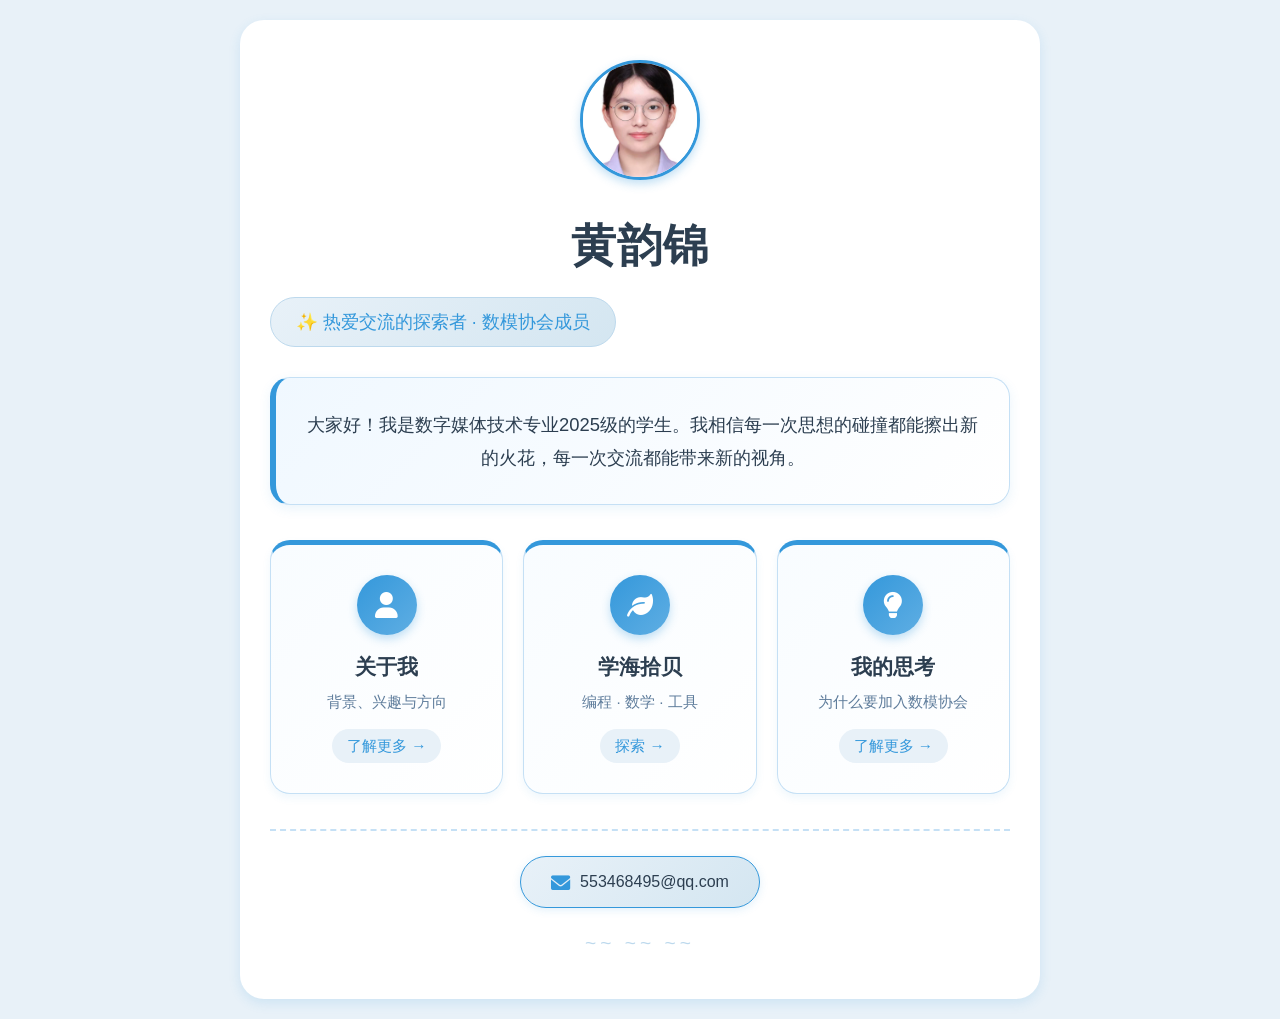
<file: index.html>
<!DOCTYPE html>
<html lang="zh-CN">
<head>
    <meta charset="UTF-8">
    <meta name="viewport" content="width=device-width, initial-scale=1.0">
    <title>主页 | 黄韵锦</title>
    <style>
        * { margin: 0; padding: 0; box-sizing: border-box; }
        body {
            font-family: -apple-system, BlinkMacSystemFont, 'Segoe UI', Roboto, sans-serif;
            line-height: 1.6;
            color: #2c3e50;
            background-color: #e8f1f8;  /* 更柔和的浅蓝色背景 */
            padding: 20px;
            min-height: 100vh;
        }
        .container {
            max-width: 800px;
            margin: 0 auto;
            background-color: #ffffff;  /* 卡片保持白色，更有层次感 */
            padding: 40px 30px;
            border-radius: 24px;
            box-shadow: 0 4px 12px rgba(52, 152, 219, 0.15);
        }
        
        /* 头像区域 */
        .avatar-wrapper { text-align: center; margin-bottom: 30px; }
        .avatar {
            width: 120px; height: 120px; margin: 0 auto;
            border-radius: 50%; overflow: hidden;
            border: 3px solid #3498db;
            box-shadow: 0 4px 10px rgba(52, 152, 219, 0.3);
        }
        .avatar-img { width: 100%; height: 100%; object-fit: cover; }
        
        /* 标题区域 */
        .title-wrapper { text-align: center; margin-bottom: 15px; }
        h1 { 
            font-size: 2.8rem; 
            color: #2c3e50; 
            margin-bottom: 5px; 
            font-weight: 600;
            letter-spacing: 1px;
        }
        .subtitle { 
            text-align: center; 
            color: #3498db; 
            font-size: 1.1rem; 
            margin-bottom: 30px;
            background: linear-gradient(135deg, #e8f1f8 0%, #d4e6f1 100%);
            padding: 10px 25px;
            border-radius: 40px;
            display: inline-block;
            margin-left: auto;
            margin-right: auto;
            font-weight: 500;
            border: 1px solid #bdd9ed;
        }
        
        /* 简介卡片 - 浅蓝色调 */
        .intro-card {
            background: linear-gradient(135deg, #f0f8ff 0%, #ffffff 100%);
            padding: 30px;
            margin-bottom: 35px;
            border: 1px solid #c5e0f5;
            border-radius: 20px;
            border-left: 6px solid #3498db;
            box-shadow: 0 4px 12px rgba(52, 152, 219, 0.1);
        }
        .intro-text { 
            color: #2c3e50; 
            text-align: center; 
            font-size: 1.15rem;
            line-height: 1.8;
            font-weight: 400;
        }
        
        /* 导航卡片 - 浅蓝色调 */
        .nav-cards { 
            display: grid; 
            grid-template-columns: repeat(3, 1fr); 
            gap: 20px; 
            margin-bottom: 35px; 
        }
        .nav-card {
            background: linear-gradient(135deg, #f8fcff 0%, #ffffff 100%);
            padding: 30px 20px;
            text-align: center;
            border: 1px solid #c5e0f5;
            border-radius: 20px;
            border-top: 5px solid #3498db;
            box-shadow: 0 4px 8px rgba(52, 152, 219, 0.08);
            transition: all 0.2s ease;
        }
        .nav-card:hover {
            box-shadow: 0 8px 16px rgba(52, 152, 219, 0.15);
            border-color: #3498db;
            background: linear-gradient(135deg, #ffffff 0%, #f0f8ff 100%);
        }
        
        .card-icon {
            width: 60px; height: 60px; margin: 0 auto 15px;
            background: linear-gradient(135deg, #3498db, #5faee3);
            border-radius: 50%;
            display: flex; align-items: center; justify-content: center;
            box-shadow: 0 4px 10px rgba(52, 152, 219, 0.3);
        }
        .card-icon i { font-size: 26px; color: white; }
        .nav-card h3 { 
            font-size: 1.3rem; 
            margin-bottom: 8px; 
            color: #2c3e50;
            font-weight: 600;
        }
        .nav-card p { 
            font-size: 0.95rem; 
            color: #5f7d9c; 
            margin-bottom: 15px; 
            line-height: 1.5;
        }
        .card-link { 
            color: #3498db; 
            font-size: 0.95rem; 
            font-weight: 500;
            display: inline-block;
            padding: 5px 15px;
            background-color: #e8f1f8;
            border-radius: 30px;
            transition: all 0.2s ease;
        }
        .nav-card:hover .card-link {
            background-color: #3498db;
            color: white;
        }
        
        /* 联系方式 - 浅蓝色调 */
        .contact-info { 
            text-align: center; 
            margin-top: 35px; 
            padding-top: 25px; 
            border-top: 2px dashed #c5e0f5;
        }
        .email-display {
            display: inline-flex; align-items: center; gap: 10px;
            color: #2c3e50; font-size: 1rem;
            padding: 12px 30px; 
            background: linear-gradient(135deg, #e8f1f8 0%, #d4e6f1 100%);
            border: 1px solid #3498db;
            border-radius: 50px;
            box-shadow: 0 2px 8px rgba(52, 152, 219, 0.15);
        }
        .email-display i { color: #3498db; font-size: 1.2rem; }
        
        /* 装饰性波浪 - 极简点缀 */
        .wave-decoration {
            text-align: center;
            margin-top: 20px;
            color: #bdd9ed;
            font-size: 1.2rem;
            letter-spacing: 4px;
        }
        
        @media (max-width: 600px) {
            .nav-cards { grid-template-columns: 1fr; }
            h1 { font-size: 2.2rem; }
            .container { padding: 25px 20px; }
            .subtitle { font-size: 1rem; padding: 8px 20px; }
        }
    </style>
    <link rel="stylesheet" href="https://cdnjs.cloudflare.com/ajax/libs/font-awesome/6.0.0/css/all.min.css">
</head>
<body>
    <div class="container">
        <!-- 头像区域 -->
        <div class="avatar-wrapper">
            <div class="avatar">
                <img src="images/avatar.jpg" alt="头像" class="avatar-img" onerror="this.style.display='none'; this.parentElement.innerHTML='<div style=display:flex;align-items:center;justify-content:center;width:100%;height:100%;background:#3498db;color:white;font-size:48px>黄</div>'">
            </div>
        </div>
        
        <!-- 标题 -->
        <div class="title-wrapper">
            <h1>黄韵锦</h1>
        </div>
        <p class="subtitle">✨ 热爱交流的探索者 · 数模协会成员</p>
        
        <!-- 简介卡片 -->
        <div class="intro-card">
            <p class="intro-text">大家好！我是数字媒体技术专业2025级的学生。我相信每一次思想的碰撞都能擦出新的火花，每一次交流都能带来新的视角。</p>
        </div>
        
        <!-- 导航卡片 -->
        <div class="nav-cards">
            <div class="nav-card" onclick="location.href='about.html'">
                <div class="card-icon"><i class="fas fa-user"></i></div>
                <h3>关于我</h3>
                <p>背景、兴趣与方向</p>
                <span class="card-link">了解更多 →</span>
            </div>
            <div class="nav-card" onclick="location.href='skills.html'">
                <div class="card-icon"><i class="fas fa-leaf"></i></div>
                <h3>学海拾贝</h3>
                <p>编程 · 数学 · 工具</p>
                <span class="card-link">探索 →</span>
            </div>
            <div class="nav-card" onclick="location.href='thinking.html'">
                <div class="card-icon"><i class="fas fa-lightbulb"></i></div>
                <h3>我的思考</h3>
                <p>为什么要加入数模协会</p>
                <span class="card-link">了解更多 →</span>
            </div>
        </div>
        
        <!-- 联系方式 -->
        <div class="contact-info">
            <div class="email-display">
                <i class="fas fa-envelope"></i>
                <span>553468495@qq.com</span>
            </div>
        </div>
        
        <!-- 极简装饰 -->
        <div class="wave-decoration">~~ ~~ ~~</div>
    </div>
</body>
</html>
</file>
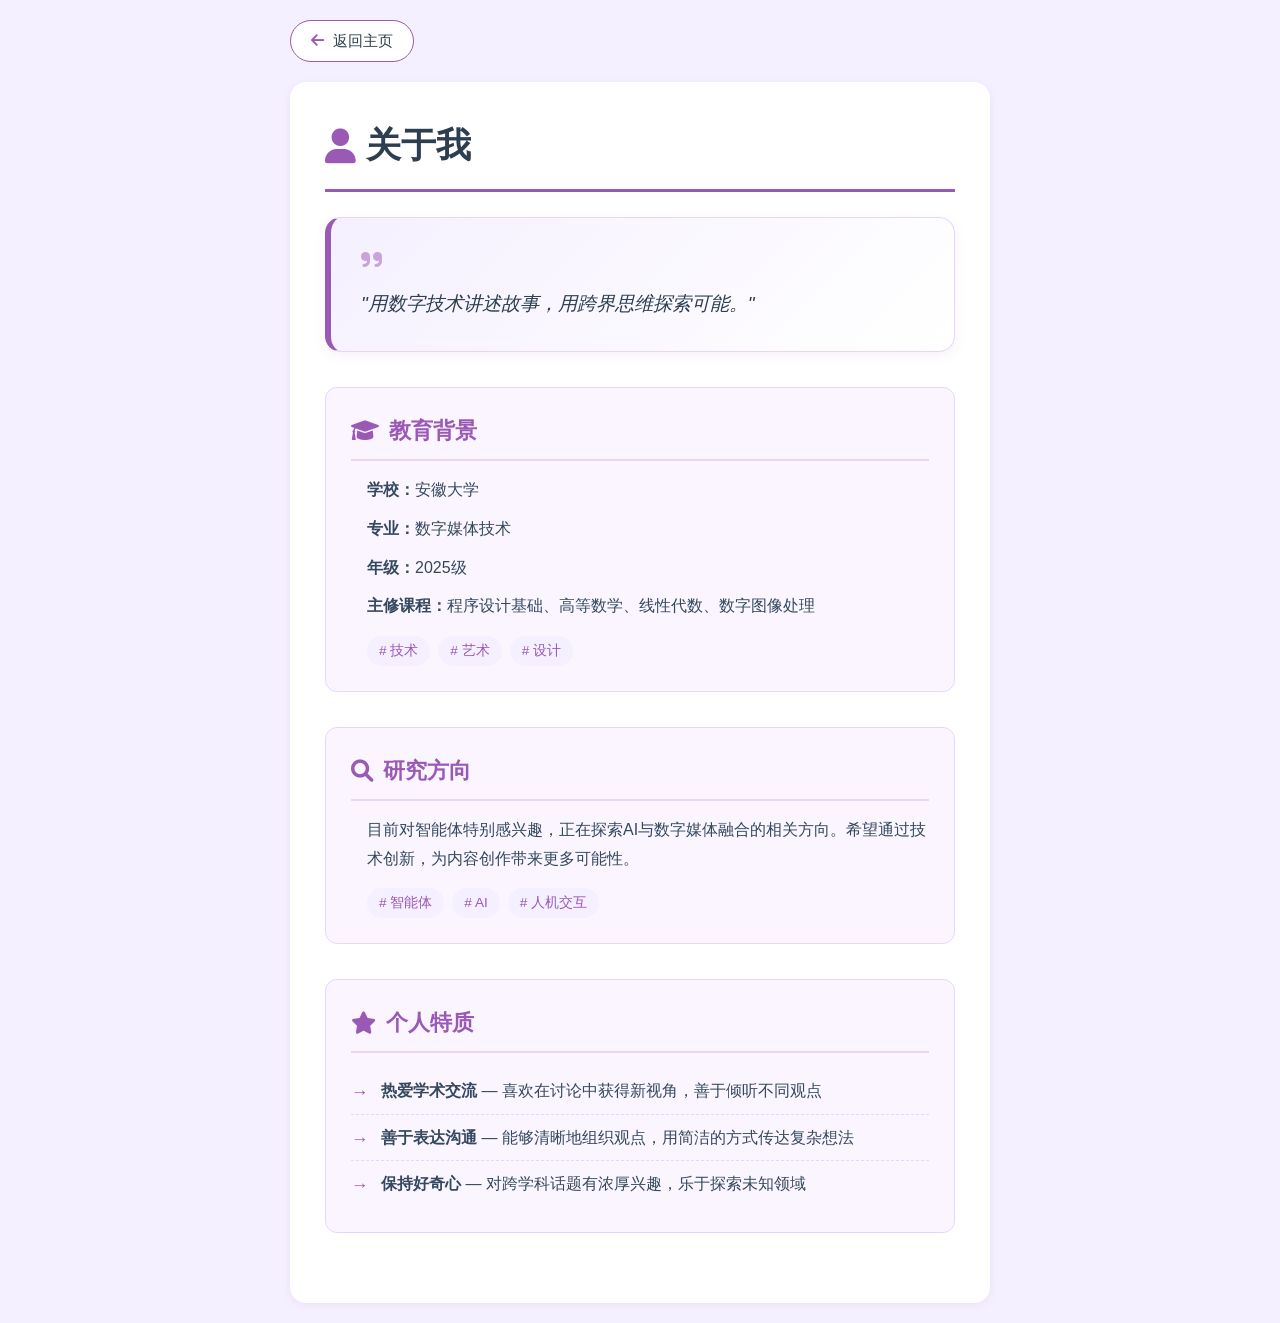
<file: about.html>
<!DOCTYPE html>
<html lang="zh-CN">
<head>
    <meta charset="UTF-8">
    <meta name="viewport" content="width=device-width, initial-scale=1.0">
    <title>关于我 | 黄韵锦</title>
    <style>
        * { margin: 0; padding: 0; box-sizing: border-box; }
        body {
            font-family: -apple-system, BlinkMacSystemFont, 'Segoe UI', Roboto, sans-serif;
            line-height: 1.6;
            color: #2c3e50;
            background-color: #f5f0ff;  /* 浅紫色背景 */
            padding: 20px;
        }
        .container { max-width: 700px; margin: 0 auto; }
        .back-button {
            display: inline-block; margin-bottom: 20px;
            padding: 8px 20px; background-color: #ffffff;
            border: 1px solid #9b59b6; border-radius: 30px;
            text-decoration: none; color: #2c3e50;
            font-size: 0.95rem;
        }
        .back-button i { color: #9b59b6; margin-right: 5px; }
        .content-card {
            background-color: #ffffff;
            padding: 35px;
            border-radius: 16px;
            box-shadow: 0 2px 8px rgba(155, 89, 182, 0.1);
        }
        h1 { 
            font-size: 2.2rem; 
            color: #2c3e50; 
            margin-bottom: 25px; 
            padding-bottom: 15px; 
            border-bottom: 3px solid #9b59b6;
            display: flex;
            align-items: center;
            gap: 10px;
        }
        h1 i { color: #9b59b6; }
        
        /* 引言卡片 - 紫色 */
        .quote-card {
            background: linear-gradient(135deg, #f5f0ff 0%, #ffffff 100%);
            padding: 30px;
            margin-bottom: 35px;
            border: 1px solid #e8d5ff;
            border-radius: 16px;
            border-left: 6px solid #9b59b6;
            box-shadow: 0 4px 12px rgba(155, 89, 182, 0.08);
        }
        .quote-card i { 
            color: #9b59b6; 
            font-size: 1.5rem;
            margin-bottom: 15px; 
            display: block; 
            opacity: 0.5;
        }
        .quote-card p { 
            font-style: italic; 
            color: #2c3e50; 
            font-size: 1.2rem;
            line-height: 1.8;
            font-weight: 400;
        }
        
        /* 章节样式 - 紫色 */
        .section { 
            margin-bottom: 35px; 
            background-color: #faf5ff;
            padding: 25px;
            border-radius: 12px;
            border: 1px solid #e8d5ff;
        }
        .section h2 { 
            font-size: 1.4rem; 
            margin-bottom: 15px; 
            color: #9b59b6;
            display: flex;
            align-items: center;
            gap: 10px;
            border-bottom: 2px solid #e8d5ff;
            padding-bottom: 10px;
        }
        .section h2 i { color: #9b59b6; }
        .section p { 
            color: #34495e; 
            margin-bottom: 10px; 
            line-height: 1.8;
            font-size: 1rem;
            padding-left: 16px;
        }
        
        /* 列表样式 - 紫色 */
        .styled-list { list-style: none; }
        .styled-list li { 
            padding: 10px 0 10px 30px; 
            position: relative; 
            color: #34495e;
            border-bottom: 1px dashed #e8d5ff;
        }
        .styled-list li:last-child { border-bottom: none; }
        .styled-list li::before { 
            content: "→"; 
            position: absolute; 
            left: 0; 
            color: #9b59b6; 
            font-weight: bold;
            font-size: 1.1rem;
        }
        
        /* 标签样式 - 紫色 */
        .interest-tags {
            display: flex;
            flex-wrap: wrap;
            gap: 8px;
            margin-top: 15px;
            padding-left: 16px;
        }
        .interest-tag {
            background-color: #f5f0ff;
            color: #9b59b6;
            padding: 4px 12px;
            border-radius: 20px;
            font-size: 0.85rem;
            border: none;
        }
        
        @media (max-width: 600px) {
            h1 { font-size: 1.8rem; }
            .content-card { padding: 20px; }
            .section { padding: 20px; }
        }
    </style>
    <link rel="stylesheet" href="https://cdnjs.cloudflare.com/ajax/libs/font-awesome/6.0.0/css/all.min.css">
</head>
<body>
    <div class="container">
        <a href="index.html" class="back-button"><i class="fas fa-arrow-left"></i> 返回主页</a>
        <div class="content-card">
            <h1><i class="fas fa-user"></i> 关于我</h1>
            
            <!-- 引言卡片 -->
            <div class="quote-card">
                <i class="fas fa-quote-right"></i>
                <p>"用数字技术讲述故事，用跨界思维探索可能。"</p>
            </div>

            <!-- 教育背景 -->
            <div class="section">
                <h2><i class="fas fa-graduation-cap"></i> 教育背景</h2>
                <p><strong>学校：</strong>安徽大学</p>
                <p><strong>专业：</strong>数字媒体技术</p>
                <p><strong>年级：</strong>2025级</p>
                <p><strong>主修课程：</strong>程序设计基础、高等数学、线性代数、数字图像处理</p>
                <div class="interest-tags">
                    <span class="interest-tag"># 技术</span>
                    <span class="interest-tag"># 艺术</span>
                    <span class="interest-tag"># 设计</span>
                </div>
            </div>

            <!-- 研究方向 -->
            <div class="section">
                <h2><i class="fas fa-search"></i> 研究方向</h2>
                <p>目前对智能体特别感兴趣，正在探索AI与数字媒体融合的相关方向。希望通过技术创新，为内容创作带来更多可能性。</p>
                <div class="interest-tags">
                    <span class="interest-tag"># 智能体</span>
                    <span class="interest-tag"># AI</span>
                    <span class="interest-tag"># 人机交互</span>
                </div>
            </div>

            <!-- 个人特质 -->
            <div class="section">
                <h2><i class="fas fa-star"></i> 个人特质</h2>
                <ul class="styled-list">
                    <li><strong>热爱学术交流</strong> — 喜欢在讨论中获得新视角，善于倾听不同观点</li>
                    <li><strong>善于表达沟通</strong> — 能够清晰地组织观点，用简洁的方式传达复杂想法</li>
                    <li><strong>保持好奇心</strong> — 对跨学科话题有浓厚兴趣，乐于探索未知领域</li>
                </ul>
            </div>
        </div>
    </div>
</body>
</html>
</file>
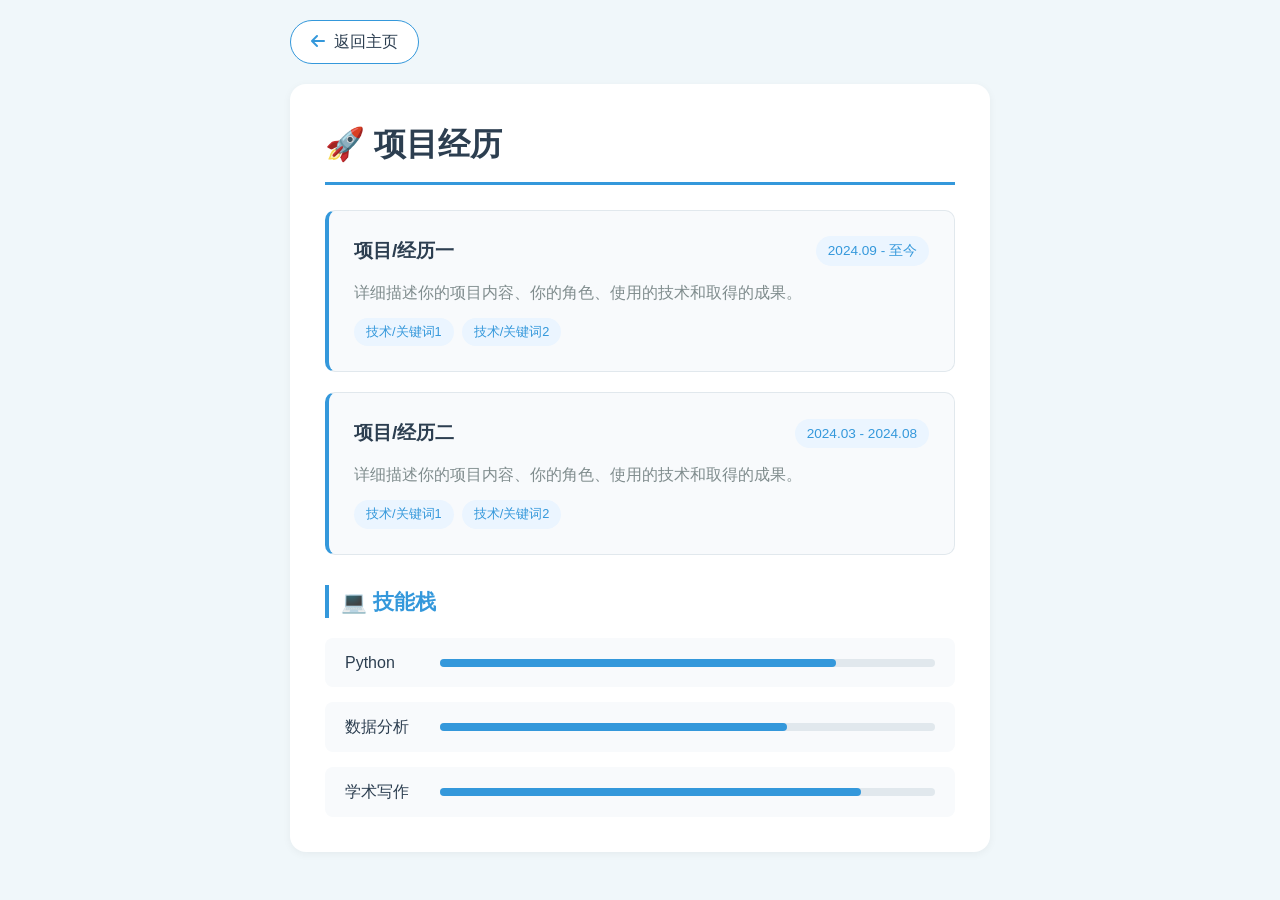
<file: projects.html>
<!DOCTYPE html>
<html lang="zh-CN">
<head>
    <meta charset="UTF-8">
    <meta name="viewport" content="width=device-width, initial-scale=1.0">
    <title>项目经历 | 黄韵锦</title>
    <style>
        * { margin: 0; padding: 0; box-sizing: border-box; }
        body {
            font-family: -apple-system, BlinkMacSystemFont, 'Segoe UI', Roboto, sans-serif;
            line-height: 1.6;
            color: #2c3e50;
            background-color: #f0f7fa;
            padding: 20px;
        }
        .container { max-width: 700px; margin: 0 auto; }
        .back-button {
            display: inline-block; margin-bottom: 20px;
            padding: 8px 20px; background-color: #ffffff;
            border: 1px solid #3498db; border-radius: 30px;
            text-decoration: none; color: #2c3e50;
        }
        .back-button i { color: #3498db; margin-right: 5px; }
        .content-card {
            background-color: #ffffff;
            padding: 35px;
            border-radius: 16px;
            box-shadow: 0 2px 8px rgba(0,0,0,0.05);
        }
        h1 { 
            font-size: 2rem; 
            color: #2c3e50; 
            margin-bottom: 25px; 
            padding-bottom: 12px; 
            border-bottom: 3px solid #3498db;
        }
        .project-list { display: flex; flex-direction: column; gap: 20px; margin-bottom: 30px; }
        .project-item { 
            background-color: #f8fafc; 
            padding: 25px; 
            border: 1px solid #e1e8ed;
            border-radius: 10px;
            border-left: 4px solid #3498db;
        }
        .project-header { 
            display: flex; 
            justify-content: space-between; 
            margin-bottom: 12px; 
            flex-wrap: wrap;
            align-items: center;
        }
        .project-header h3 { font-size: 1.2rem; color: #2c3e50; }
        .project-date { 
            color: #3498db; 
            font-size: 0.85rem; 
            background-color: #ebf5ff; 
            padding: 4px 12px; 
            border-radius: 20px;
        }
        .project-description { color: #7f8c8d; margin-bottom: 12px; line-height: 1.7; }
        .tags { display: flex; flex-wrap: wrap; gap: 8px; }
        .tag { 
            background-color: #ebf5ff; 
            color: #3498db; 
            padding: 4px 12px; 
            border: none;
            border-radius: 20px; 
            font-size: 0.8rem; 
        }
        .section { margin-top: 30px; }
        .section h2 { 
            font-size: 1.3rem; 
            margin-bottom: 20px; 
            color: #3498db;
            border-left: 4px solid #3498db; 
            padding-left: 12px; 
        }
        .skills-grid { display: flex; flex-direction: column; gap: 15px; }
        .skill-item { 
            display: flex; 
            align-items: center; 
            gap: 15px;
            background-color: #f8fafc;
            padding: 12px 20px;
            border-radius: 8px;
        }
        .skill-item span:first-child { 
            width: 80px; 
            color: #2c3e50; 
            font-weight: 500;
        }
        .progress-bar { 
            flex: 1; 
            height: 8px; 
            background-color: #e1e8ed; 
            border-radius: 4px;
        }
        .progress { 
            height: 100%; 
            background-color: #3498db; 
            border-radius: 4px;
        }
        @media (max-width: 600px) {
            .project-header { flex-direction: column; align-items: flex-start; gap: 8px; }
            .skill-item { flex-direction: column; align-items: flex-start; }
            .progress-bar { width: 100%; }
        }
    </style>
    <link rel="stylesheet" href="https://cdnjs.cloudflare.com/ajax/libs/font-awesome/6.0.0/css/all.min.css">
</head>
<body>
    <div class="container">
        <a href="index.html" class="back-button"><i class="fas fa-arrow-left"></i> 返回主页</a>
        <div class="content-card">
            <h1>🚀 项目经历</h1>
            
            <div class="project-list">
                <div class="project-item">
                    <div class="project-header">
                        <h3>项目/经历一</h3>
                        <span class="project-date">2024.09 - 至今</span>
                    </div>
                    <p class="project-description">详细描述你的项目内容、你的角色、使用的技术和取得的成果。</p>
                    <div class="tags">
                        <span class="tag">技术/关键词1</span>
                        <span class="tag">技术/关键词2</span>
                    </div>
                </div>

                <div class="project-item">
                    <div class="project-header">
                        <h3>项目/经历二</h3>
                        <span class="project-date">2024.03 - 2024.08</span>
                    </div>
                    <p class="project-description">详细描述你的项目内容、你的角色、使用的技术和取得的成果。</p>
                    <div class="tags">
                        <span class="tag">技术/关键词1</span>
                        <span class="tag">技术/关键词2</span>
                    </div>
                </div>
            </div>

            <div class="section">
                <h2>💻 技能栈</h2>
                <div class="skills-grid">
                    <div class="skill-item"><span>Python</span><div class="progress-bar"><div class="progress" style="width:80%"></div></div></div>
                    <div class="skill-item"><span>数据分析</span><div class="progress-bar"><div class="progress" style="width:70%"></div></div></div>
                    <div class="skill-item"><span>学术写作</span><div class="progress-bar"><div class="progress" style="width:85%"></div></div></div>
                </div>
            </div>
        </div>
    </div>
</body>
</html>
</file>
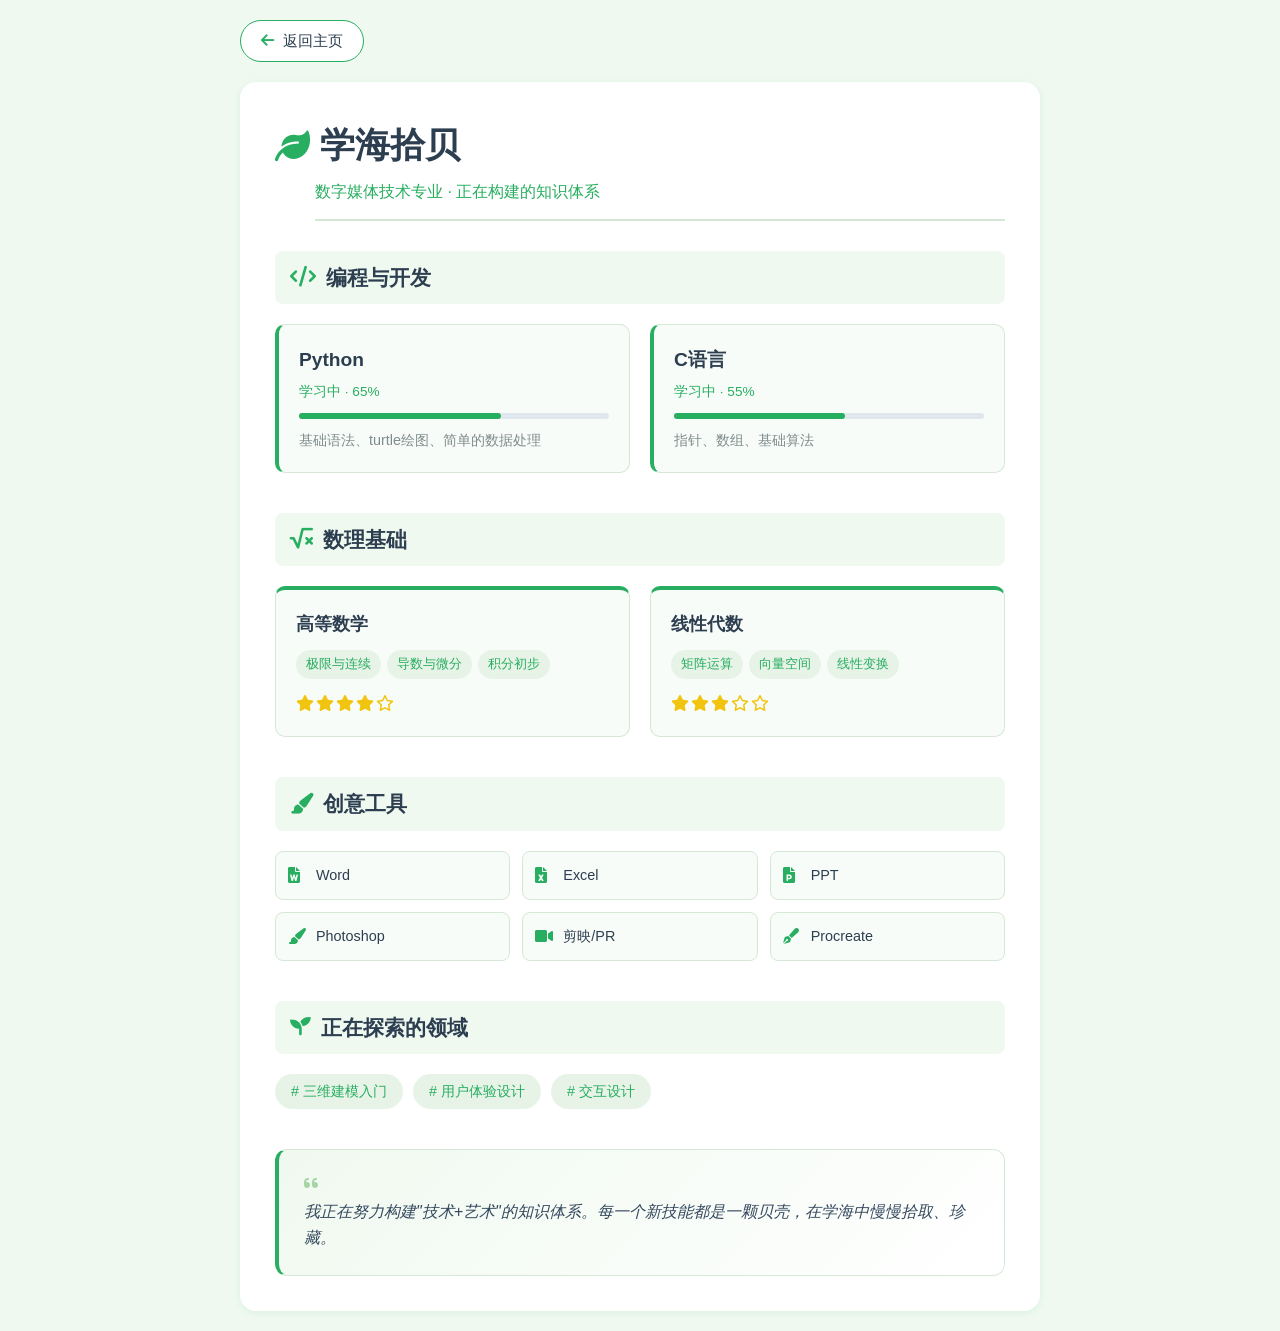
<file: skills.html>
<!DOCTYPE html>
<html lang="zh-CN">
<head>
    <meta charset="UTF-8">
    <meta name="viewport" content="width=device-width, initial-scale=1.0">
    <title>学海拾贝 | 黄韵锦</title>
    <style>
        * { margin: 0; padding: 0; box-sizing: border-box; }
        body {
            font-family: -apple-system, BlinkMacSystemFont, 'Segoe UI', Roboto, sans-serif;
            line-height: 1.6;
            color: #2c3e50;
            background-color: #f0f9f0;  /* 浅绿色背景 */
            padding: 20px;
        }
        .container { max-width: 800px; margin: 0 auto; }
        .back-button {
            display: inline-block; margin-bottom: 20px;
            padding: 8px 20px; background-color: #ffffff;
            border: 1px solid #27ae60; border-radius: 30px;
            text-decoration: none; color: #2c3e50;
            font-size: 0.95rem;
        }
        .back-button i { color: #27ae60; margin-right: 5px; }
        .content-card {
            background-color: #ffffff;
            padding: 35px;
            border-radius: 16px;
            box-shadow: 0 2px 8px rgba(39, 174, 96, 0.1);
        }
        h1 { 
            font-size: 2.2rem; 
            color: #2c3e50; 
            margin-bottom: 5px;
            display: flex;
            align-items: center;
            gap: 10px;
        }
        h1 i { color: #27ae60; }
        .section-subtitle { 
            color: #27ae60; 
            margin-bottom: 30px; 
            padding-bottom: 15px; 
            border-bottom: 2px solid #d5e8d5;
            font-weight: 500;
            margin-left: 40px;
        }
        
        /* 分类样式 - 绿色 */
        .category { margin-bottom: 40px; }
        .category-header { 
            display: flex; 
            align-items: center; 
            gap: 10px; 
            margin-bottom: 20px; 
            background-color: #f0f9f0;
            padding: 10px 15px;
            border-radius: 8px;
        }
        .category-header i { color: #27ae60; font-size: 1.3rem; }
        .category-header h2 { font-size: 1.3rem; color: #2c3e50; }
        
        /* 技能卡片 - 绿色 */
        .skills-grid { display: grid; grid-template-columns: 1fr 1fr; gap: 20px; }
        .skill-card { 
            background-color: #f8fcf8; 
            padding: 20px; 
            border: 1px solid #d5e8d5;
            border-radius: 10px;
            border-left: 4px solid #27ae60;
        }
        .skill-card h3 { font-size: 1.2rem; margin-bottom: 5px; color: #2c3e50; }
        .skill-level { font-size: 0.85rem; color: #27ae60; margin-bottom: 10px; font-weight: 500; }
        .skill-desc { font-size: 0.9rem; color: #7f8c8d; margin-top: 10px; }
        .progress-bar { height: 6px; background-color: #e1e8ed; margin: 10px 0; border-radius: 3px; }
        .progress { height: 100%; background-color: #27ae60; border-radius: 3px; }
        
        /* 数学网格 - 绿色 */
        .math-grid { display: grid; grid-template-columns: 1fr 1fr; gap: 20px; }
        .math-item { 
            background-color: #f8fcf8; 
            padding: 20px; 
            border: 1px solid #d5e8d5;
            border-radius: 10px;
            border-top: 4px solid #27ae60;
        }
        .math-item h3 { font-size: 1.1rem; margin-bottom: 12px; color: #2c3e50; }
        .math-details { display: flex; flex-wrap: wrap; gap: 6px; margin-bottom: 12px; }
        .math-tag { 
            background-color: #e8f3e8; 
            padding: 4px 10px; 
            border: none;
            border-radius: 20px; 
            font-size: 0.8rem; 
            color: #27ae60; 
        }
        .interest-level i { color: #f1c40f; margin-right: 2px; }
        
        /* 工具网格 - 绿色 */
        .tools-grid { display: grid; grid-template-columns: repeat(3, 1fr); gap: 12px; }
        .tool-item { 
            background-color: #f8fcf8; 
            padding: 12px; 
            display: flex; 
            align-items: center; 
            gap: 8px; 
            border: 1px solid #d5e8d5;
            border-radius: 8px;
        }
        .tool-icon { color: #27ae60; width: 20px; }
        .tool-item span { color: #2c3e50; font-size: 0.9rem; }
        
        /* 学习标签 - 绿色 */
        .learning-grid { display: flex; flex-wrap: wrap; gap: 10px; }
        .learning-tag { 
            background-color: #e8f3e8; 
            padding: 6px 16px; 
            border: none;
            border-radius: 25px; 
            color: #27ae60;
            font-size: 0.9rem;
        }
        
        /* 引用卡片 - 绿色 */
        .quote-card { 
            background: linear-gradient(135deg, #f0f9f0 0%, #ffffff 100%);
            padding: 25px; 
            margin-top: 30px; 
            border: 1px solid #d5e8d5;
            border-radius: 12px;
            border-left: 4px solid #27ae60;
        }
        .quote-card i { color: #a8d5a8; margin-bottom: 8px; display: block; }
        .quote-card p { color: #34495e; font-style: italic; }
        
        @media (max-width: 600px) {
            .skills-grid, .math-grid, .tools-grid { grid-template-columns: 1fr; }
            .content-card { padding: 20px; }
            h1 { font-size: 1.8rem; }
        }
    </style>
    <link rel="stylesheet" href="https://cdnjs.cloudflare.com/ajax/libs/font-awesome/6.0.0/css/all.min.css">
</head>
<body>
    <div class="container">
        <a href="index.html" class="back-button"><i class="fas fa-arrow-left"></i> 返回主页</a>
        <div class="content-card">
            <h1><i class="fas fa-leaf"></i> 学海拾贝</h1>
            <p class="section-subtitle">数字媒体技术专业 · 正在构建的知识体系</p>
            
            <!-- 编程与开发 -->
            <div class="category">
                <div class="category-header"><i class="fas fa-code"></i><h2>编程与开发</h2></div>
                <div class="skills-grid">
                    <div class="skill-card">
                        <h3>Python</h3>
                        <div class="skill-level">学习中 · 65%</div>
                        <div class="progress-bar"><div class="progress" style="width:65%"></div></div>
                        <p class="skill-desc">基础语法、turtle绘图、简单的数据处理</p>
                    </div>
                    <div class="skill-card">
                        <h3>C语言</h3>
                        <div class="skill-level">学习中 · 55%</div>
                        <div class="progress-bar"><div class="progress" style="width:55%"></div></div>
                        <p class="skill-desc">指针、数组、基础算法</p>
                    </div>
                </div>
            </div>

            <!-- 数理基础 -->
            <div class="category">
                <div class="category-header"><i class="fas fa-square-root-alt"></i><h2>数理基础</h2></div>
                <div class="math-grid">
                    <div class="math-item">
                        <h3>高等数学</h3>
                        <div class="math-details">
                            <span class="math-tag">极限与连续</span>
                            <span class="math-tag">导数与微分</span>
                            <span class="math-tag">积分初步</span>
                        </div>
                        <div class="interest-level">
                            <i class="fas fa-star"></i><i class="fas fa-star"></i><i class="fas fa-star"></i><i class="fas fa-star"></i><i class="far fa-star"></i>
                        </div>
                    </div>
                    <div class="math-item">
                        <h3>线性代数</h3>
                        <div class="math-details">
                            <span class="math-tag">矩阵运算</span>
                            <span class="math-tag">向量空间</span>
                            <span class="math-tag">线性变换</span>
                        </div>
                        <div class="interest-level">
                            <i class="fas fa-star"></i><i class="fas fa-star"></i><i class="fas fa-star"></i><i class="far fa-star"></i><i class="far fa-star"></i>
                        </div>
                    </div>
                </div>
            </div>

            <!-- 创意工具 -->
            <div class="category">
                <div class="category-header"><i class="fas fa-paint-brush"></i><h2>创意工具</h2></div>
                <div class="tools-grid">
                    <div class="tool-item"><i class="fas fa-file-word tool-icon"></i><span>Word</span></div>
                    <div class="tool-item"><i class="fas fa-file-excel tool-icon"></i><span>Excel</span></div>
                    <div class="tool-item"><i class="fas fa-file-powerpoint tool-icon"></i><span>PPT</span></div>
                    <div class="tool-item"><i class="fas fa-paint-brush tool-icon"></i><span>Photoshop</span></div>
                    <div class="tool-item"><i class="fas fa-video tool-icon"></i><span>剪映/PR</span></div>
                    <div class="tool-item"><i class="fas fa-pen-fancy tool-icon"></i><span>Procreate</span></div>
                </div>
            </div>

            <!-- 探索领域 -->
            <div class="category">
                <div class="category-header"><i class="fas fa-seedling"></i><h2>正在探索的领域</h2></div>
                <div class="learning-grid">
                    <span class="learning-tag"># 三维建模入门</span>
                    <span class="learning-tag"># 用户体验设计</span>
                    <span class="learning-tag"># 交互设计</span>
                </div>
            </div>

            <!-- 学习心得 -->
            <div class="quote-card">
                <i class="fas fa-quote-left"></i>
                <p>我正在努力构建"技术+艺术"的知识体系。每一个新技能都是一颗贝壳，在学海中慢慢拾取、珍藏。</p>
            </div>
        </div>
    </div>
</body>
</html>
</file>
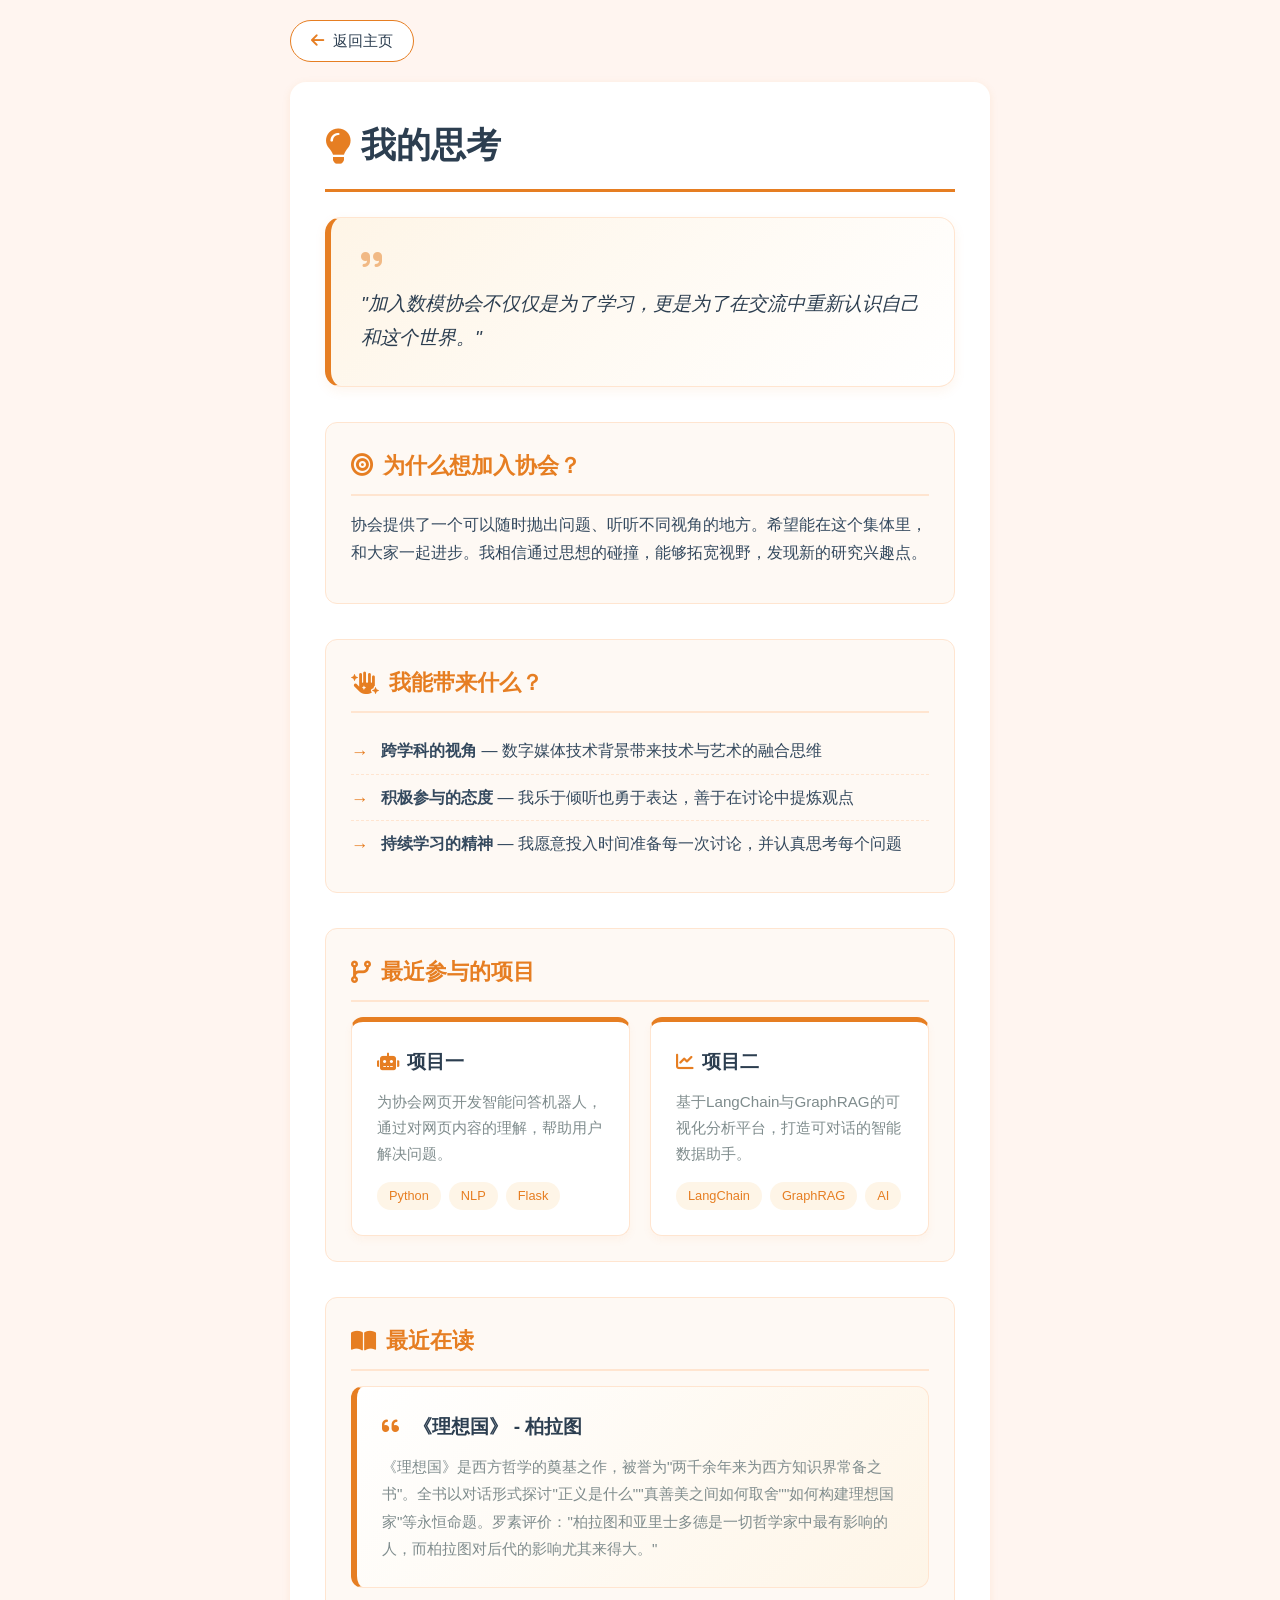
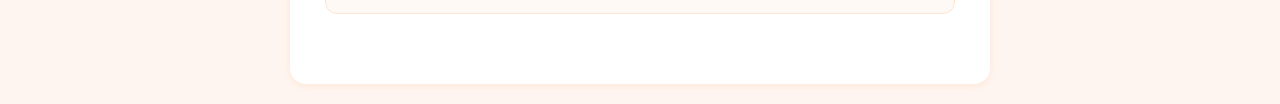
<file: thinking.html>
<!DOCTYPE html>
<html lang="zh-CN">
<head>
    <meta charset="UTF-8">
    <meta name="viewport" content="width=device-width, initial-scale=1.0">
    <title>我的思考 | 黄韵锦</title>
    <style>
        * { margin: 0; padding: 0; box-sizing: border-box; }
        body {
            font-family: -apple-system, BlinkMacSystemFont, 'Segoe UI', Roboto, sans-serif;
            line-height: 1.6;
            color: #2c3e50;
            background-color: #fff5f0;  /* 暖色背景 */
            padding: 20px;
        }
        .container { max-width: 700px; margin: 0 auto; }
        .back-button {
            display: inline-block; margin-bottom: 20px;
            padding: 8px 20px; background-color: #ffffff;
            border: 1px solid #e67e22; border-radius: 30px;
            text-decoration: none; color: #2c3e50;
            font-size: 0.95rem;
        }
        .back-button i { color: #e67e22; margin-right: 5px; }
        .content-card {
            background-color: #ffffff;
            padding: 35px;
            border-radius: 16px;
            box-shadow: 0 2px 8px rgba(230, 126, 34, 0.1);
        }
        h1 { 
            font-size: 2.2rem; 
            color: #2c3e50; 
            margin-bottom: 25px; 
            padding-bottom: 15px; 
            border-bottom: 3px solid #e67e22;
            display: flex;
            align-items: center;
            gap: 10px;
        }
        h1 i { color: #e67e22; }
        
        /* 引言卡片 - 暖色调 */
        .quote-card {
            background: linear-gradient(135deg, #fef5e7 0%, #ffffff 100%);
            padding: 30px;
            margin-bottom: 35px;
            border: 1px solid #ffe5d0;
            border-radius: 16px;
            border-left: 6px solid #e67e22;
            box-shadow: 0 4px 12px rgba(230, 126, 34, 0.08);
        }
        .quote-card i { 
            color: #e67e22; 
            font-size: 1.5rem;
            margin-bottom: 15px; 
            display: block; 
            opacity: 0.5;
        }
        .quote-card p { 
            font-style: italic; 
            color: #2c3e50; 
            font-size: 1.2rem;
            line-height: 1.8;
            font-weight: 400;
        }
        
        /* 章节样式 - 暖色 */
        .section { 
            margin-bottom: 35px; 
            background-color: #fef9f4;
            padding: 25px;
            border-radius: 12px;
            border: 1px solid #ffe5d0;
        }
        .section h2 { 
            font-size: 1.4rem; 
            margin-bottom: 15px; 
            color: #e67e22;
            display: flex;
            align-items: center;
            gap: 10px;
            border-bottom: 2px solid #ffe5d0;
            padding-bottom: 10px;
        }
        .section h2 i { color: #e67e22; }
        .section p { 
            color: #34495e; 
            margin-bottom: 10px; 
            line-height: 1.8;
            font-size: 1rem;
        }
        
        /* 列表样式 - 暖色 */
        .styled-list { list-style: none; }
        .styled-list li { 
            padding: 10px 0 10px 30px; 
            position: relative; 
            color: #34495e;
            border-bottom: 1px dashed #ffe5d0;
        }
        .styled-list li:last-child { border-bottom: none; }
        .styled-list li::before { 
            content: "→"; 
            position: absolute; 
            left: 0; 
            color: #e67e22; 
            font-weight: bold;
            font-size: 1.1rem;
        }
        
        /* 项目卡片网格 - 暖色 */
        .topic-cards { 
            display: grid; 
            grid-template-columns: 1fr 1fr; 
            gap: 20px; 
            margin-top: 15px;
        }
        .topic-card { 
            background-color: #ffffff; 
            padding: 25px; 
            border: 1px solid #ffe5d0;
            border-radius: 12px;
            border-top: 5px solid #e67e22;
            box-shadow: 0 4px 8px rgba(230, 126, 34, 0.05);
        }
        .topic-card h4 { 
            margin-bottom: 12px; 
            color: #2c3e50; 
            font-size: 1.2rem;
            display: flex;
            align-items: center;
            gap: 8px;
        }
        .topic-card h4 i { color: #e67e22; font-size: 1.1rem; }
        .topic-card p { 
            color: #7f8c8d; 
            font-size: 0.95rem; 
            line-height: 1.7;
            margin: 0;
        }
        
        /* 标签样式 - 暖色 */
        .project-tags {
            display: flex;
            flex-wrap: wrap;
            gap: 8px;
            margin-top: 15px;
        }
        .project-tag {
            background-color: #fef5e7;
            color: #e67e22;
            padding: 4px 12px;
            border-radius: 20px;
            font-size: 0.8rem;
            border: none;
        }
        
        /* 阅读卡片 - 暖色 */
        .reading-item { 
            background: linear-gradient(135deg, #ffffff 0%, #fef5e7 100%);
            padding: 25px; 
            border: 1px solid #ffe5d0;
            border-radius: 12px;
            border-left: 6px solid #e67e22;
            margin-top: 15px;
        }
        .reading-item strong { 
            color: #2c3e50; 
            display: block; 
            margin-bottom: 10px; 
            font-size: 1.2rem;
        }
        .reading-item strong i { color: #e67e22; margin-right: 8px; }
        .reading-item p { 
            color: #7f8c8d; 
            line-height: 1.8; 
            font-size: 0.95rem;
            margin: 0;
        }
        
        @media (max-width: 600px) {
            .topic-cards { grid-template-columns: 1fr; }
            h1 { font-size: 1.8rem; }
            .content-card { padding: 20px; }
            .section { padding: 20px; }
            .quote-card p { font-size: 1rem; }
        }
    </style>
    <link rel="stylesheet" href="https://cdnjs.cloudflare.com/ajax/libs/font-awesome/6.0.0/css/all.min.css">
</head>
<body>
    <div class="container">
        <a href="index.html" class="back-button"><i class="fas fa-arrow-left"></i> 返回主页</a>
        
        <div class="content-card">
            <h1><i class="fas fa-lightbulb"></i> 我的思考</h1>
            
            <!-- 引言卡片 -->
            <div class="quote-card">
                <i class="fas fa-quote-right"></i>
                <p>"加入数模协会不仅仅是为了学习，更是为了在交流中重新认识自己和这个世界。"</p>
            </div>

            <!-- 动机部分 -->
            <div class="section">
                <h2><i class="fas fa-bullseye"></i> 为什么想加入协会？</h2>
                <p>协会提供了一个可以随时抛出问题、听听不同视角的地方。希望能在这个集体里，和大家一起进步。我相信通过思想的碰撞，能够拓宽视野，发现新的研究兴趣点。</p>
            </div>

            <!-- 价值部分 -->
            <div class="section">
                <h2><i class="fas fa-hand-sparkles"></i> 我能带来什么？</h2>
                <ul class="styled-list">
                    <li><strong>跨学科的视角</strong> — 数字媒体技术背景带来技术与艺术的融合思维</li>
                    <li><strong>积极参与的态度</strong> — 我乐于倾听也勇于表达，善于在讨论中提炼观点</li>
                    <li><strong>持续学习的精神</strong> — 我愿意投入时间准备每一次讨论，并认真思考每个问题</li>
                </ul>
            </div>

            <!-- 项目展示 -->
            <div class="section">
                <h2><i class="fas fa-code-branch"></i> 最近参与的项目</h2>
                <div class="topic-cards">
                    <div class="topic-card">
                        <h4><i class="fas fa-robot"></i> 项目一</h4>
                        <p>为协会网页开发智能问答机器人，通过对网页内容的理解，帮助用户解决问题。</p>
                        <div class="project-tags">
                            <span class="project-tag">Python</span>
                            <span class="project-tag">NLP</span>
                            <span class="project-tag">Flask</span>
                        </div>
                    </div>
                    <div class="topic-card">
                        <h4><i class="fas fa-chart-line"></i> 项目二</h4>
                        <p>基于LangChain与GraphRAG的可视化分析平台，打造可对话的智能数据助手。</p>
                        <div class="project-tags">
                            <span class="project-tag">LangChain</span>
                            <span class="project-tag">GraphRAG</span>
                            <span class="project-tag">AI</span>
                        </div>
                    </div>
                </div>
            </div>

            <!-- 阅读分享 -->
            <div class="section">
                <h2><i class="fas fa-book-open"></i> 最近在读</h2>
                <div class="reading-item">
                    <strong><i class="fas fa-quote-left"></i> 《理想国》 - 柏拉图</strong>
                    <p>《理想国》是西方哲学的奠基之作，被誉为"两千余年来为西方知识界常备之书"。全书以对话形式探讨"正义是什么""真善美之间如何取舍""如何构建理想国家"等永恒命题。罗素评价："柏拉图和亚里士多德是一切哲学家中最有影响的人，而柏拉图对后代的影响尤其来得大。"</p>
                </div>
            </div>
        </div>
    </div>
</body>
</html>
</file>
